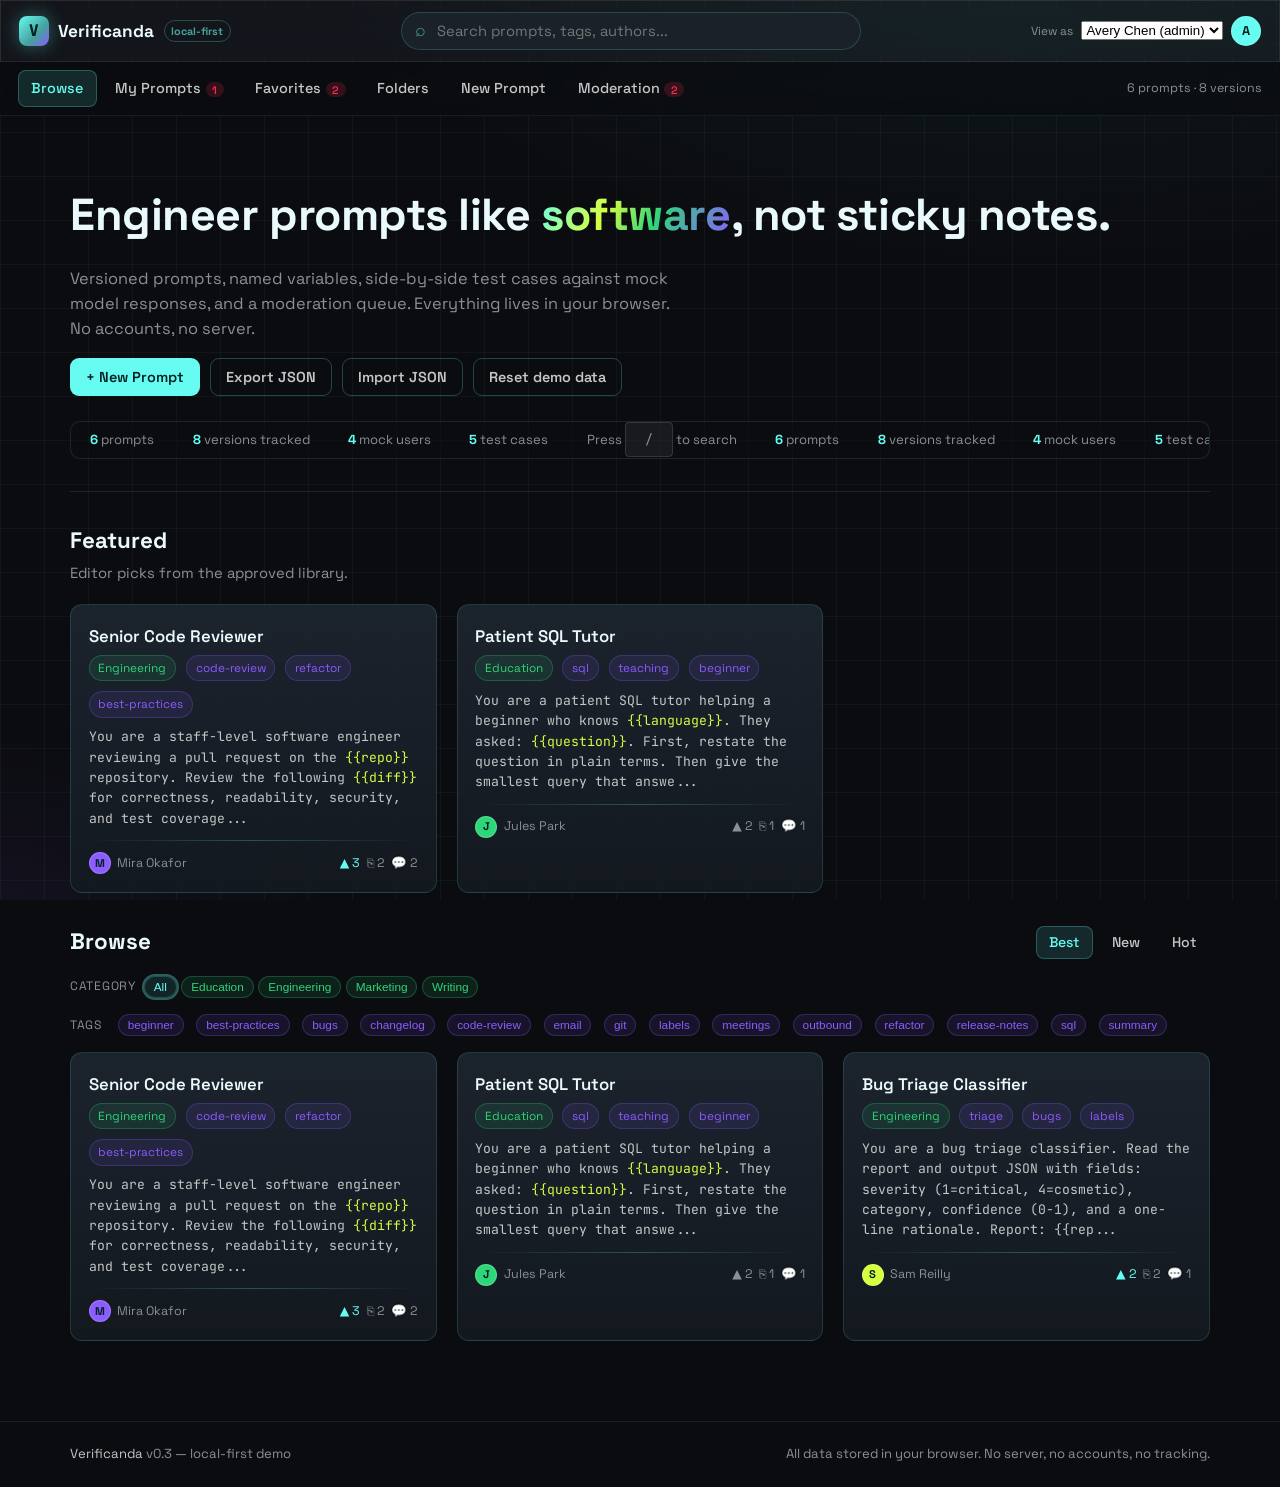
<file: index.html>
<!DOCTYPE html>
<html lang="en" data-theme="dark">
<head>
  <meta charset="UTF-8" />
  <meta name="viewport" content="width=device-width, initial-scale=1.0" />
  <title>Verificanda — Local-first collaborative prompt engineering</title>
  <meta name="description" content="A local-first, collaborative prompt-engineering platform. Versioned prompts, variables, test cases, and moderation. All data lives in your browser." />
  <link rel="preconnect" href="https://fonts.googleapis.com" />
  <link rel="preconnect" href="https://fonts.gstatic.com" crossorigin />
  <link href="https://fonts.googleapis.com/css2?family=JetBrains+Mono:wght@400;500;700&family=Space+Grotesk:wght@400;500;600;700&display=swap" rel="stylesheet" />
  <link rel="stylesheet" href="styles.css" />
</head>
<body class="bg-grid">
  <a class="skip-link" href="#main">Skip to content</a>

  <!-- Ambient falling particles -->
  <div id="particles" aria-hidden="true"></div>

  <!-- App shell -->
  <header class="topbar glass" id="topbar"></header>

  <nav class="subnav" id="subnav" aria-label="Primary"></nav>

  <main id="main" class="container" tabindex="-1"></main>

  <footer class="footer">
    <div class="container footer-inner">
      <span>Verificanda <span class="muted">v0.3 — local-first demo</span></span>
      <span class="muted">All data stored in your browser. No server, no accounts, no tracking.</span>
    </div>
  </footer>

  <!-- Toast host -->
  <div id="toast-host" class="toast-host" aria-live="polite" aria-atomic="true"></div>

  <!-- Modal host -->
  <div id="modal-host" class="modal-host" aria-hidden="true"></div>

  <script src="seed.js"></script>
  <script src="app.js"></script>
</body>
</html>
</file>
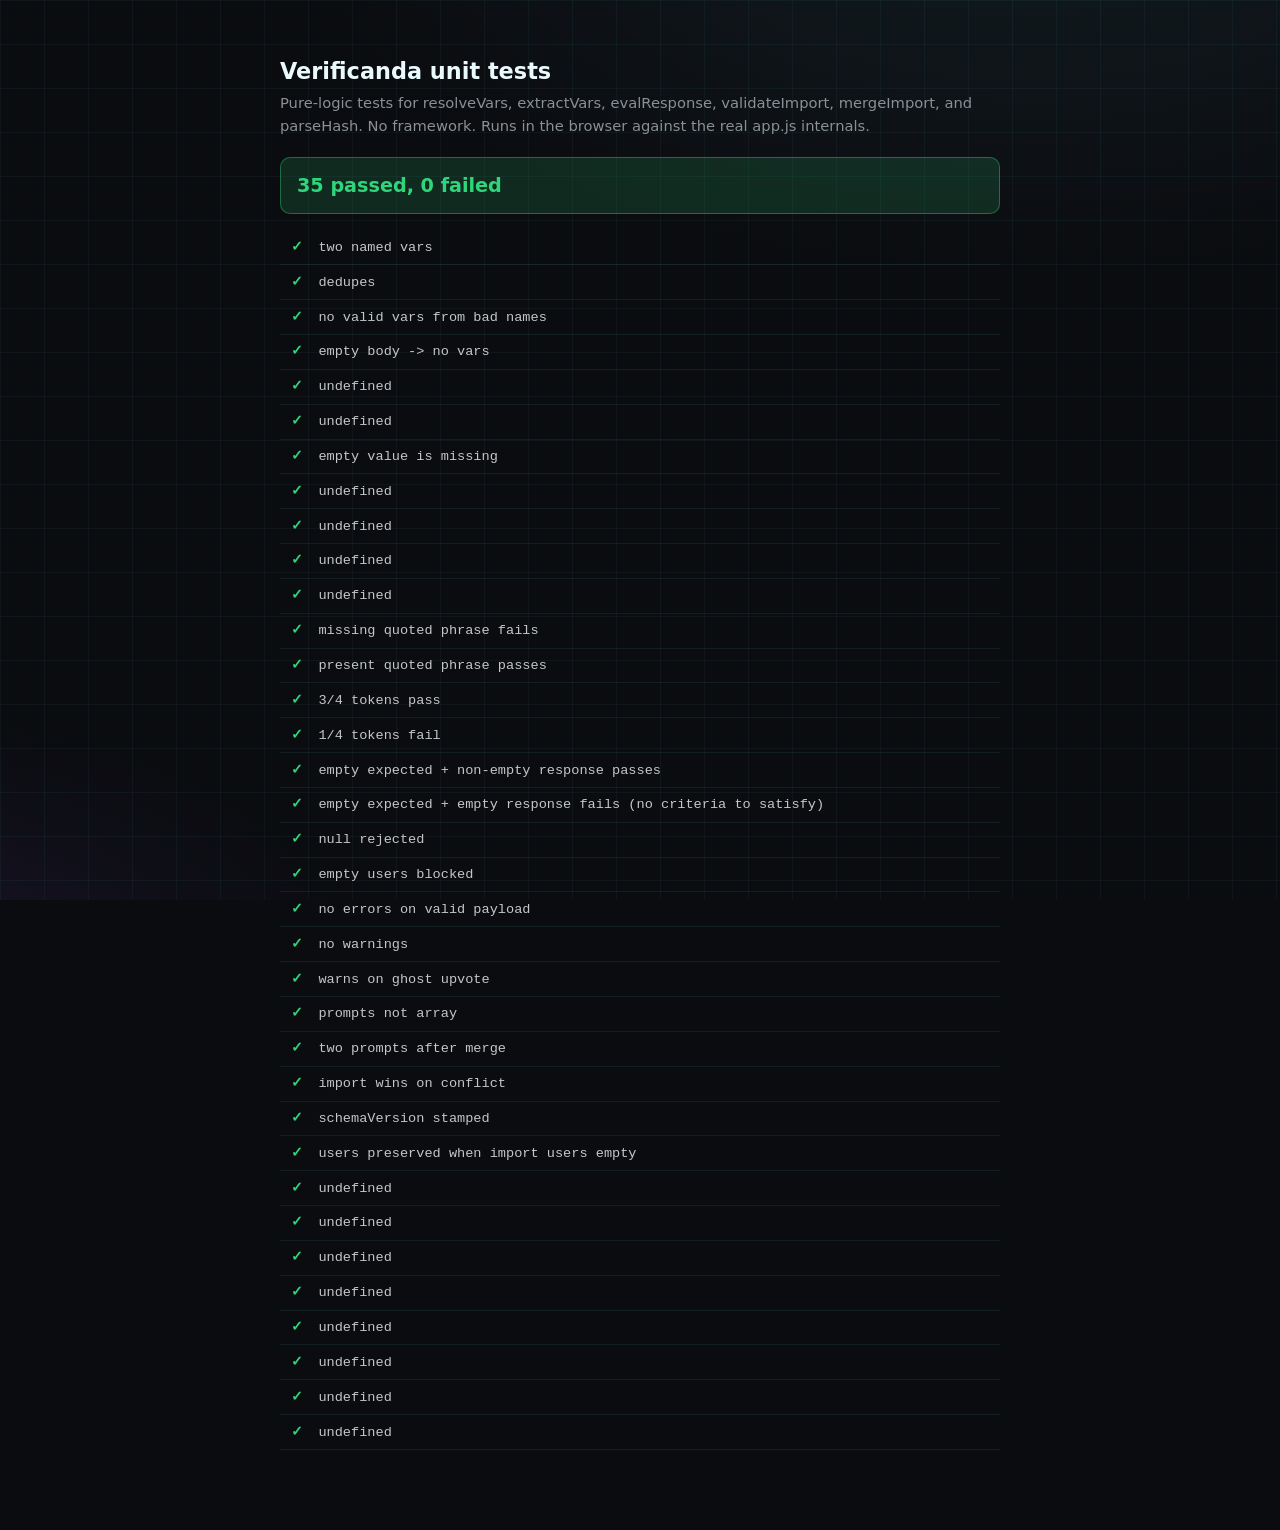
<file: tests.html>
<!DOCTYPE html>
<html lang="en" data-theme="dark">
<head>
  <meta charset="UTF-8" />
  <meta name="viewport" content="width=device-width, initial-scale=1.0" />
  <title>Verificanda — tests</title>
  <link rel="stylesheet" href="styles.css" />
  <style>
    .test-summary { font-size: 1.2rem; font-weight: 700; padding: .8rem 1rem; border-radius: 10px; margin-bottom: 1rem; }
    .test-summary.pass { background: rgba(47,213,122,.15); color: var(--color-cash); border: 1px solid rgba(47,213,122,.4); }
    .test-summary.fail { background: rgba(255,45,85,.15); color: var(--color-scam); border: 1px solid rgba(255,45,85,.4); }
    .test-row { display: flex; gap: .5rem; align-items: baseline; padding: .4rem .7rem; border-bottom: 1px solid rgba(102,252,241,.08); font-family: var(--font-mono); font-size: .85rem; }
    .test-row.pass .test-mark { color: var(--color-cash); }
    .test-row.fail .test-mark { color: var(--color-scam); }
    .test-row.fail .test-name { color: #eaf9fb; }
    .test-mark { font-weight: 700; width: 1.2rem; }
    .test-name { color: var(--color-text); }
    .test-err { color: var(--color-scam); font-size: .78rem; }
    .tests-wrap { max-width: 760px; margin: 2rem auto; }
  </style>
</head>
<body class="bg-grid">
  <main class="container tests-wrap">
    <h1 class="section-title">Verificanda unit tests</h1>
    <p class="section-sub">Pure-logic tests for resolveVars, extractVars, evalResponse, validateImport, mergeImport, and parseHash. No framework. Runs in the browser against the real app.js internals.</p>
    <div id="results">Running…</div>
  </main>
  <script>window.PF_TEST_MODE = true;</script>
  <script src="seed.js"></script>
  <script src="app.js"></script>
  <script src="tests.js"></script>
</body>
</html>
</file>
<file: styles.css>
/* ============================================================
   Verificanda — BERT Dark Theme + CSSJS Effects Cookbook
   ============================================================ */

:root {
  --color-ink: #0B0C10;
  --color-ink-soft: #1F2833;
  --color-ink-soft-2: #1a2129;
  --color-panel: #1F2833;
  --color-text: #C5C6C7;
  --color-text-dim: #8a9095;
  --color-cyan: #66FCF1;
  --color-teal: #45A29E;
  --color-scam: #ff2d55;
  --color-cash: #2fd57a;
  --color-acid: #d6ff3f;
  --color-grape: #8b5cff;

  --radius: 12px;
  --radius-sm: 8px;
  --gap: 1.25rem;
  --shadow: 0 10px 30px rgba(0,0,0,.45);
  --shadow-glow: 0 0 0 1px rgba(102,252,241,.18), 0 8px 28px rgba(102,252,241,.08);
  --font-mono: "JetBrains Mono", ui-monospace, monospace;
  --font-body: "Space Grotesk", ui-sans-serif, system-ui, sans-serif;

  --ok: var(--color-cash);
  --warn: var(--color-acid);
  --bad: var(--color-scam);
  --pending: #ffcc33;
}

* { box-sizing: border-box; }
html { scroll-behavior: smooth; }
body {
  margin: 0;
  font-family: var(--font-body);
  color: var(--color-text);
  background: var(--color-ink);
  min-height: 100vh;
  line-height: 1.55;
  -webkit-font-smoothing: antialiased;
  overflow-x: hidden;
}

.bg-grid {
  background-image:
    linear-gradient(rgba(102,252,241,.045) 1px, transparent 1px),
    linear-gradient(90deg, rgba(102,252,241,.045) 1px, transparent 1px),
    radial-gradient(1200px 600px at 80% -10%, rgba(69,162,158,.10), transparent 60%),
    radial-gradient(900px 500px at -10% 110%, rgba(139,92,255,.10), transparent 55%);
  background-size: 44px 44px, 44px 44px, 100% 100%, 100% 100%;
  background-attachment: fixed;
}

::selection { background: var(--color-cyan); color: #042024; }
::-webkit-scrollbar { width: 10px; height: 10px; }
::-webkit-scrollbar-thumb { background: #2a3742; border-radius: 99px; }
::-webkit-scrollbar-thumb:hover { background: var(--color-teal); }
::-webkit-scrollbar-track { background: var(--color-ink); }

a { color: var(--color-cyan); text-decoration: none; }
a:hover { text-decoration: underline; }
.muted { color: var(--color-text-dim); }
code, pre, .mono { font-family: var(--font-mono); }

.skip-link {
  position: absolute; left: -9999px; top: 0; z-index: 1000;
  background: var(--color-cyan); color: #042024; padding: .5rem .8rem; border-radius: 0 0 8px 0;
}
.skip-link:focus { left: 0; }

.container { max-width: 1180px; margin: 0 auto; padding: 0 1.25rem; }

/* ---------- Topbar ---------- */
.topbar {
  position: sticky; top: 0; z-index: 50;
  display: flex; align-items: center; gap: 1rem;
  padding: .7rem 1.1rem;
  border-bottom: 1px solid rgba(102,252,241,.14);
  background: rgba(11,12,16,.72);
  backdrop-filter: blur(14px) saturate(150%);
  -webkit-backdrop-filter: blur(14px) saturate(150%);
}
.brand { display: flex; align-items: center; gap: .6rem; font-weight: 700; }
.brand .logo {
  width: 30px; height: 30px; border-radius: 8px;
  background: linear-gradient(135deg, var(--color-cyan), var(--color-teal) 60%, var(--color-grape));
  display: grid; place-items: center; color: #042024; font-weight: 800; font-family: var(--font-mono);
  box-shadow: 0 0 18px rgba(102,252,241,.35);
}
.brand .name { font-size: 1.08rem; color: #eafbfb; }
.brand .tag { font-size: .68rem; color: var(--color-teal); border: 1px solid rgba(69,162,158,.4); padding: .08rem .4rem; border-radius: 99px; }

.topbar-search { flex: 1; max-width: 460px; margin: 0 auto; position: relative; }
.topbar-search input {
  width: 100%; padding: .55rem .9rem .55rem 2.2rem;
  background: var(--color-ink-soft-2); color: var(--color-text);
  border: 1px solid rgba(102,252,241,.18); border-radius: 99px;
  font-family: var(--font-body); font-size: .92rem;
}
.topbar-search::before {
  content: "\2315"; position: absolute; left: .85rem; top: 50%; transform: translateY(-50%);
  color: var(--color-teal); font-size: 1.1rem; pointer-events: none;
}
.topbar-search input:focus { outline: none; border-color: var(--color-cyan); box-shadow: 0 0 0 3px rgba(102,252,241,.12); }

.user-switch { display: flex; align-items: center; gap: .5rem; }
.avatar {
  width: 30px; height: 30px; border-radius: 50%;
  display: grid; place-items: center; font-weight: 700; font-size: .8rem; color: #042024;
  border: 1px solid rgba(255,255,255,.18);
}
.avatar.lg { width: 44px; height: 44px; font-size: 1rem; }

/* ---------- Subnav ---------- */
.subnav {
  position: sticky; top: 58px; z-index: 40;
  display: flex; gap: .25rem; flex-wrap: wrap; align-items: center;
  padding: .5rem 1.1rem;
  background: rgba(11,12,16,.6);
  border-bottom: 1px solid rgba(102,252,241,.08);
  backdrop-filter: blur(8px);
}
.subnav a {
  color: var(--color-text); padding: .4rem .8rem; border-radius: 8px;
  font-size: .9rem; font-weight: 500; text-decoration: none;
  border: 1px solid transparent;
}
.subnav a:hover { background: rgba(102,252,241,.08); text-decoration: none; }
.subnav a.active { color: var(--color-cyan); background: rgba(102,252,241,.12); border-color: rgba(102,252,241,.25); }
.subnav .spacer { flex: 1; }
.subnav .badge-count {
  font-size: .68rem; background: rgba(255,45,85,.18); color: var(--color-scam);
  padding: .05rem .4rem; border-radius: 99px; margin-left: .3rem;
}

/* ---------- Buttons ---------- */
.btn {
  font-family: var(--font-body); font-weight: 600; font-size: .9rem;
  padding: .55rem .95rem; border-radius: 9px; cursor: pointer;
  border: 1px solid transparent; transition: transform .12s ease, box-shadow .2s, background .2s;
  display: inline-flex; align-items: center; gap: .4rem; text-decoration: none;
}
.btn:hover { text-decoration: none; }
.btn:active { transform: translateY(1px); }
.btn-primary { background: var(--color-cyan); color: #042024; }
.btn-primary:hover { box-shadow: 0 0 22px rgba(102,252,241,.4); }
.btn-ghost { background: transparent; color: var(--color-text); border-color: rgba(102,252,241,.25); }
.btn-ghost:hover { background: rgba(102,252,241,.08); }
.btn-danger { background: var(--color-scam); color: #fff; }
.btn-danger:hover { box-shadow: 0 0 18px rgba(255,45,85,.4); }
.btn-warn { background: var(--color-acid); color: #1a1a00; }
.btn-sm { padding: .35rem .6rem; font-size: .8rem; }
.btn:disabled { opacity: .45; cursor: not-allowed; }
.magnetic-btn { transition: transform .15s ease-out; }

/* ---------- Cards / panels ---------- */
.panel {
  background: linear-gradient(180deg, rgba(31,40,51,.92), rgba(26,33,41,.92));
  border: 1px solid rgba(102,252,241,.12);
  border-radius: var(--radius);
  box-shadow: var(--shadow);
}
.glass {
  background: rgba(255,255,255,.04);
  backdrop-filter: blur(14px) saturate(150%);
  -webkit-backdrop-filter: blur(14px) saturate(150%);
  border: 1px solid rgba(255,255,255,.08);
}

.card {
  position: relative;
  background: linear-gradient(180deg, rgba(31,40,51,.85), rgba(20,26,33,.9));
  border: 1px solid rgba(102,252,241,.14);
  border-radius: var(--radius);
  padding: 1.1rem;
  transition: transform .18s ease, box-shadow .2s ease, border-color .2s;
  overflow: hidden;
}
.card:hover { transform: translateY(-3px); border-color: rgba(102,252,241,.4); box-shadow: var(--shadow-glow); }
.card::before {
  content: ""; position: absolute; inset: 0; pointer-events: none; opacity: 0; transition: opacity .25s;
  background: radial-gradient(circle at var(--tpx,50%) var(--tpy,0%), rgba(102,252,241,.10), transparent 46%);
}
.card:hover::before { opacity: 1; }

.card-title { font-size: 1.05rem; font-weight: 600; color: #eaf9fb; margin: 0 0 .35rem; }
.card-meta { font-size: .78rem; color: var(--color-text-dim); display: flex; gap: .6rem; flex-wrap: wrap; align-items: center; }
.card-body { font-family: var(--font-mono); font-size: .82rem; color: var(--color-text); margin: .6rem 0; }
.card-body .var { color: var(--color-acid); }

/* Chips */
.chip {
  display: inline-flex; align-items: center; gap: .25rem;
  font-size: .74rem; padding: .2rem .55rem; border-radius: 99px;
  background: rgba(102,252,241,.10); color: var(--color-cyan);
  border: 1px solid rgba(102,252,241,.2); cursor: pointer; text-decoration: none;
}
.chip:hover { background: rgba(102,252,241,.2); text-decoration: none; }
.chip.tag { background: rgba(139,92,255,.10); color: var(--color-grape); border-color: rgba(139,92,255,.25); }
.chip.cat { background: rgba(47,213,122,.10); color: var(--color-cash); border-color: rgba(47,213,122,.25); }
.chip.off { background: rgba(255,255,255,.04); color: var(--color-text-dim); border-color: rgba(255,255,255,.1); cursor: default; }
.chip.active { box-shadow: 0 0 0 2px rgba(102,252,241,.35); }

/* Moderation badges */
.mod { font-size: .72rem; font-weight: 700; padding: .18rem .5rem; border-radius: 6px; text-transform: uppercase; letter-spacing: .04em; }
.mod-draft { background: rgba(138,144,149,.18); color: var(--color-text-dim); }
.mod-pending { background: rgba(255,204,51,.18); color: var(--color-pending); }
.mod-approved { background: rgba(47,213,122,.18); color: var(--color-cash); }
.mod-flagged { background: rgba(255,45,85,.18); color: var(--color-scam); }

/* ---------- Layout helpers ---------- */
.grid { display: grid; gap: var(--gap); }
.grid.cols-3 { grid-template-columns: repeat(auto-fill, minmax(280px, 1fr)); }
.grid.cols-2 { grid-template-columns: repeat(auto-fill, minmax(320px, 1fr)); }
.flex { display: flex; gap: .6rem; }
.flex.wrap { flex-wrap: wrap; }
.flex.between { justify-content: space-between; }
.flex.center { align-items: center; }
.flex.col { flex-direction: column; }
.gap-sm { gap: .4rem; }
.stack { display: flex; flex-direction: column; gap: 1rem; }
.mt { margin-top: 1rem; } .mt2 { margin-top: 2rem; }
.mb { margin-bottom: 1rem; } .mb2 { margin-bottom: 2rem; }
.section-title { font-size: 1.4rem; font-weight: 700; color: #eaf9fb; margin: 0 0 .2rem; }
.section-sub { color: var(--color-text-dim); font-size: .92rem; margin: 0 0 1.2rem; }
.divider { height: 1px; background: linear-gradient(90deg, transparent, rgba(102,252,241,.25), transparent); margin: 1.4rem 0; }

/* ---------- Hero ---------- */
.hero {
  position: relative; padding: 2.6rem 0 2rem;
  border-bottom: 1px solid rgba(102,252,241,.12);
  overflow: hidden;
}
.hero h1 {
  font-size: clamp(1.8rem, 4vw, 2.8rem); margin: 0 0 .6rem; color: #eaf9fb; font-weight: 700; letter-spacing: -.01em;
}
.hero h1 .grad {
  background: linear-gradient(115deg, var(--color-cyan), var(--color-acid) 35%, var(--color-cash) 60%, var(--color-grape));
  -webkit-background-clip: text; background-clip: text; color: transparent;
}
.hero p { max-width: 60ch; color: var(--color-text-dim); font-size: 1.02rem; }
.hero .marquee-wrap { margin-top: 1.6rem; border: 1px solid rgba(102,252,241,.12); border-radius: 10px; overflow: hidden; background: rgba(11,12,16,.5); }
.marquee { display: flex; width: max-content; animation: marquee 26s linear infinite; }
.marquee:hover { animation-play-state: paused; }
.marquee span { padding: .5rem 1.2rem; font-size: .82rem; color: var(--color-text-dim); white-space: nowrap; }
.marquee span b { color: var(--color-cyan); }
@keyframes marquee { 0% { transform: translateX(0); } 100% { transform: translateX(-50%); } }

/* ---------- Sort tabs / filters ---------- */
.tabs { display: flex; gap: .3rem; flex-wrap: wrap; }
.tab {
  padding: .4rem .8rem; border-radius: 8px; cursor: pointer; font-size: .88rem; font-weight: 500;
  color: var(--color-text); border: 1px solid transparent; background: transparent; font-family: var(--font-body);
}
.tab:hover { background: rgba(102,252,241,.08); }
.tab.active { color: var(--color-cyan); background: rgba(102,252,241,.12); border-color: rgba(102,252,241,.25); }
.filter-bar { display: flex; gap: .8rem; flex-wrap: wrap; align-items: center; }
.filter-group { display: flex; gap: .3rem; flex-wrap: wrap; align-items: center; }
.filter-label { font-size: .76rem; color: var(--color-text-dim); text-transform: uppercase; letter-spacing: .06em; margin-right: .2rem; }

/* ---------- Forms ---------- */
.field { display: flex; flex-direction: column; gap: .3rem; margin-bottom: .9rem; }
.field label { font-size: .82rem; color: var(--color-text); font-weight: 500; }
.field label .req { color: var(--color-scam); }
.field input, .field select, .field textarea {
  background: var(--color-ink-soft-2); color: var(--color-text);
  border: 1px solid rgba(102,252,241,.18); border-radius: 8px;
  padding: .55rem .7rem; font-family: var(--font-body); font-size: .9rem;
}
.field textarea { font-family: var(--font-mono); font-size: .85rem; min-height: 120px; resize: vertical; }
.field input:focus, .field select:focus, .field textarea:focus {
  outline: none; border-color: var(--color-cyan); box-shadow: 0 0 0 3px rgba(102,252,241,.12);
}
.field .hint { font-size: .76rem; color: var(--color-text-dim); }
.field .err { font-size: .76rem; color: var(--color-scam); }
.field.invalid input, .field.invalid textarea, .field.invalid select { border-color: var(--color-scam); }
.help-vars { font-family: var(--font-mono); font-size: .78rem; color: var(--color-acid); }

/* ---------- Code / preview ---------- */
.codeblock {
  background: #07090d; border: 1px solid rgba(102,252,241,.14); border-radius: 10px;
  padding: 1rem 1.1rem; font-family: var(--font-mono); font-size: .84rem; color: #d7f6f3;
  white-space: pre-wrap; word-break: break-word; overflow-x: auto; min-height: 80px;
}
.codeblock .var { color: var(--color-acid); }
.codeblock .missing { color: var(--color-scam); background: rgba(255,45,85,.12); border-radius: 3px; padding: 0 .15rem; }

.shimmer {
  background-image: linear-gradient(110deg, transparent 40%, rgba(102,252,241,.18) 50%, transparent 60%);
  background-size: 200% 100%; animation: shimmer 2.2s linear infinite;
}
@keyframes shimmer { 100% { background-position: 200% center; } }

/* ---------- Tables ---------- */
.table-wrap { overflow-x: auto; border: 1px solid rgba(102,252,241,.12); border-radius: 10px; }
table.tbl { width: 100%; border-collapse: collapse; font-size: .85rem; }
table.tbl th, table.tbl td { padding: .6rem .8rem; text-align: left; border-bottom: 1px solid rgba(102,252,241,.08); }
table.tbl th { background: rgba(102,252,241,.06); color: var(--color-cyan); font-weight: 600; font-size: .78rem; text-transform: uppercase; letter-spacing: .04em; }
table.tbl tr:hover td { background: rgba(102,252,241,.04); }
table.tbl td.pass { color: var(--color-cash); }
table.tbl td.fail { color: var(--color-scam); }
.pill { font-size: .72rem; padding: .12rem .45rem; border-radius: 6px; font-weight: 700; }
.pill.pass { background: rgba(47,213,122,.18); color: var(--color-cash); }
.pill.fail { background: rgba(255,45,85,.18); color: var(--color-scam); }
.pill.unset { background: rgba(138,144,149,.18); color: var(--color-text-dim); }

/* ---------- Empty state ---------- */
.empty {
  text-align: center; padding: 3.5rem 1rem; border: 1px dashed rgba(102,252,241,.22);
  border-radius: 14px; background: rgba(11,12,16,.5);
}
.empty .icon { font-size: 2.6rem; margin-bottom: .6rem; filter: drop-shadow(0 0 12px rgba(102,252,241,.4)); }
.empty h3 { margin: .3rem 0; color: #eaf9fb; }
.empty p { color: var(--color-text-dim); max-width: 46ch; margin: 0 auto 1.2rem; }

/* ---------- Toast ---------- */
.toast-host { position: fixed; bottom: 1.2rem; right: 1.2rem; z-index: 200; display: flex; flex-direction: column; gap: .5rem; }
.toast {
  background: rgba(20,26,33,.96); border: 1px solid rgba(102,252,241,.3); color: var(--color-text);
  padding: .7rem 1rem; border-radius: 10px; box-shadow: var(--shadow); font-size: .88rem;
  animation: toast-in .25s ease; max-width: 340px;
}
.toast.ok { border-color: var(--color-cash); }
.toast.err { border-color: var(--color-scam); }
@keyframes toast-in { from { opacity: 0; transform: translateY(8px); } to { opacity: 1; transform: none; } }

/* ---------- Modal ---------- */
.modal-host { position: fixed; inset: 0; z-index: 150; display: none; }
.modal-host.open { display: grid; place-items: center; }
.modal-host::before { content: ""; position: absolute; inset: 0; background: rgba(7,9,13,.7); backdrop-filter: blur(4px); }
.modal {
  position: relative; background: linear-gradient(180deg, rgba(31,40,51,.98), rgba(20,26,33,.98));
  border: 1px solid rgba(102,252,241,.3); border-radius: 14px; padding: 1.4rem 1.5rem;
  max-width: 560px; width: calc(100% - 2rem); max-height: 86vh; overflow: auto; box-shadow: var(--shadow);
}
.modal h3 { margin: 0 0 .8rem; color: #eaf9fb; }
.modal .close { position: absolute; top: .6rem; right: .8rem; background: none; border: none; color: var(--color-text-dim); font-size: 1.4rem; cursor: pointer; }
.modal .close:hover { color: var(--color-cyan); }

/* ---------- Particles ---------- */
#particles { position: fixed; inset: 0; pointer-events: none; z-index: 0; overflow: hidden; }
.particle {
  position: absolute; top: -12vh; width: 3px; height: 3px; border-radius: 50%;
  background: rgba(102,252,241,.55); box-shadow: 0 0 6px rgba(102,252,241,.6);
  animation: fall linear infinite;
}
@keyframes fall { 0% { transform: translateY(-12vh) rotate(0deg); opacity: .0; } 10% { opacity: .8; } 100% { transform: translateY(112vh) rotate(360deg); opacity: .0; } }

main.container { position: relative; z-index: 1; padding-top: 1.4rem; padding-bottom: 3rem; }

/* ---------- Reveal animation ---------- */
.reveal { opacity: 0; transform: translateY(20px); transition: opacity .6s ease, transform .6s cubic-bezier(.16,1,.3,1); }
.reveal.is-visible { opacity: 1; transform: none; }

/* ---------- Detail page ---------- */
.detail-grid { display: grid; grid-template-columns: 1fr 320px; gap: 1.4rem; }
@media (max-width: 880px) { .detail-grid { grid-template-columns: 1fr; } }
.attribution { font-size: .84rem; }
.attribution .contrib { display: flex; align-items: center; gap: .5rem; padding: .5rem 0; border-bottom: 1px solid rgba(102,252,241,.08); }
.attribution .contrib:last-child { border-bottom: none; }
.version-item { padding: .55rem .7rem; border-radius: 8px; border: 1px solid rgba(102,252,241,.1); margin-bottom: .5rem; cursor: pointer; }
.version-item:hover { background: rgba(102,252,241,.06); }
.version-item.active { border-color: var(--color-cyan); background: rgba(102,252,241,.08); }

/* ---------- Footer ---------- */
.footer { border-top: 1px solid rgba(102,252,241,.1); padding: 1.4rem 0; margin-top: 2rem; }
.footer-inner { display: flex; justify-content: space-between; gap: 1rem; flex-wrap: wrap; font-size: .82rem; }

/* ---------- Misc ---------- */
.upvote { display: inline-flex; align-items: center; gap: .3rem; cursor: pointer; user-select: none; color: var(--color-text-dim); }
.upvote:hover { color: var(--color-cyan); }
.upvote.on { color: var(--color-cyan); }
.kbd { font-family: var(--font-mono); font-size: .72rem; background: rgba(255,255,255,.06); border: 1px solid rgba(255,255,255,.12); border-radius: 4px; padding: .05rem .35rem; }
.stat { font-size: .82rem; color: var(--color-text-dim); display: flex; gap: 1rem; flex-wrap: wrap; }
.stat b { color: var(--color-cyan); }
.row-hover:hover { background: rgba(102,252,241,.05); }
.note { font-size: .8rem; color: var(--color-text-dim); border-left: 2px solid var(--color-teal); padding-left: .7rem; }

/* ---------- Responsive ---------- */
@media (max-width: 640px) {
  .topbar { flex-wrap: wrap; }
  .topbar-search { order: 3; max-width: none; }
  .subnav { top: auto; position: static; }
  .hero { padding: 1.8rem 0 1.2rem; }
}

/* ---------- Reduced motion ---------- */
@media (prefers-reduced-motion: reduce) {
  html { scroll-behavior: auto; }
  *, ::before, ::after { transition-duration: .001ms !important; animation-duration: .001ms !important; animation-iteration-count: 1 !important; }
}
</file>
